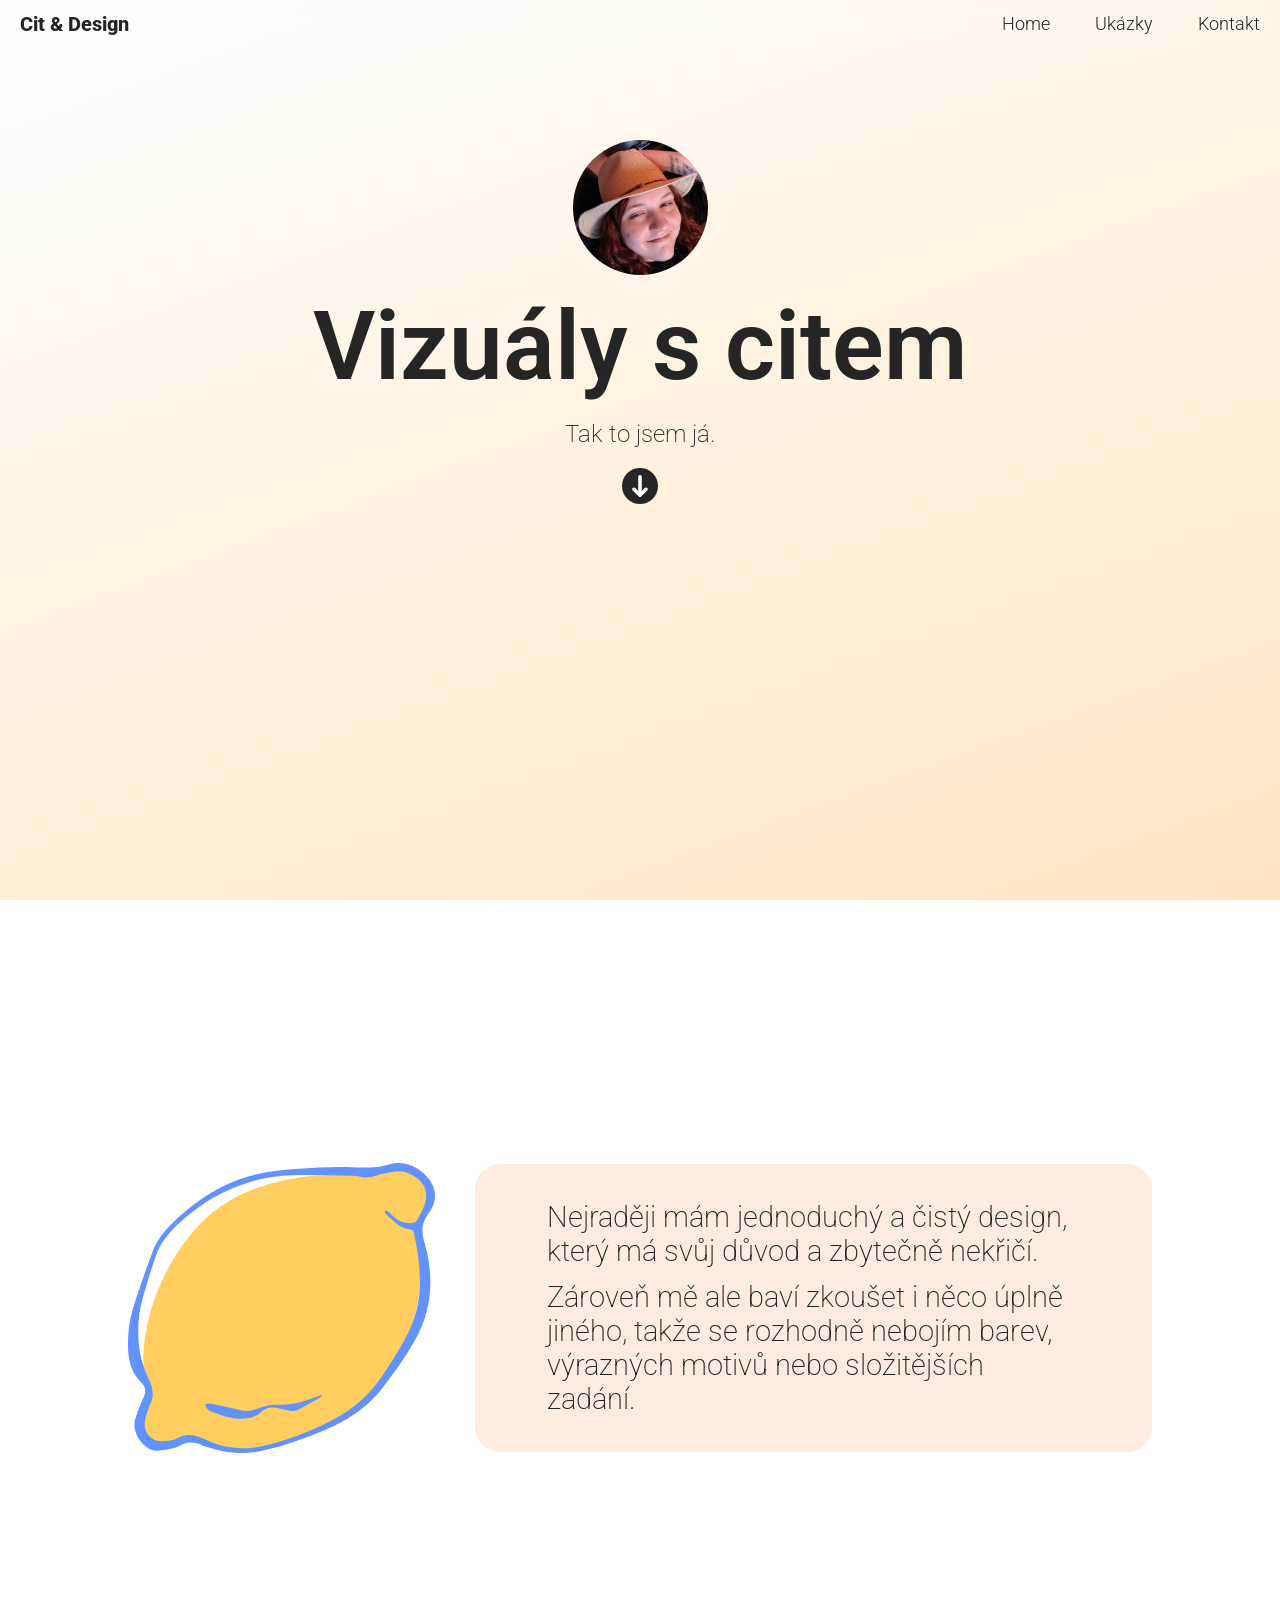
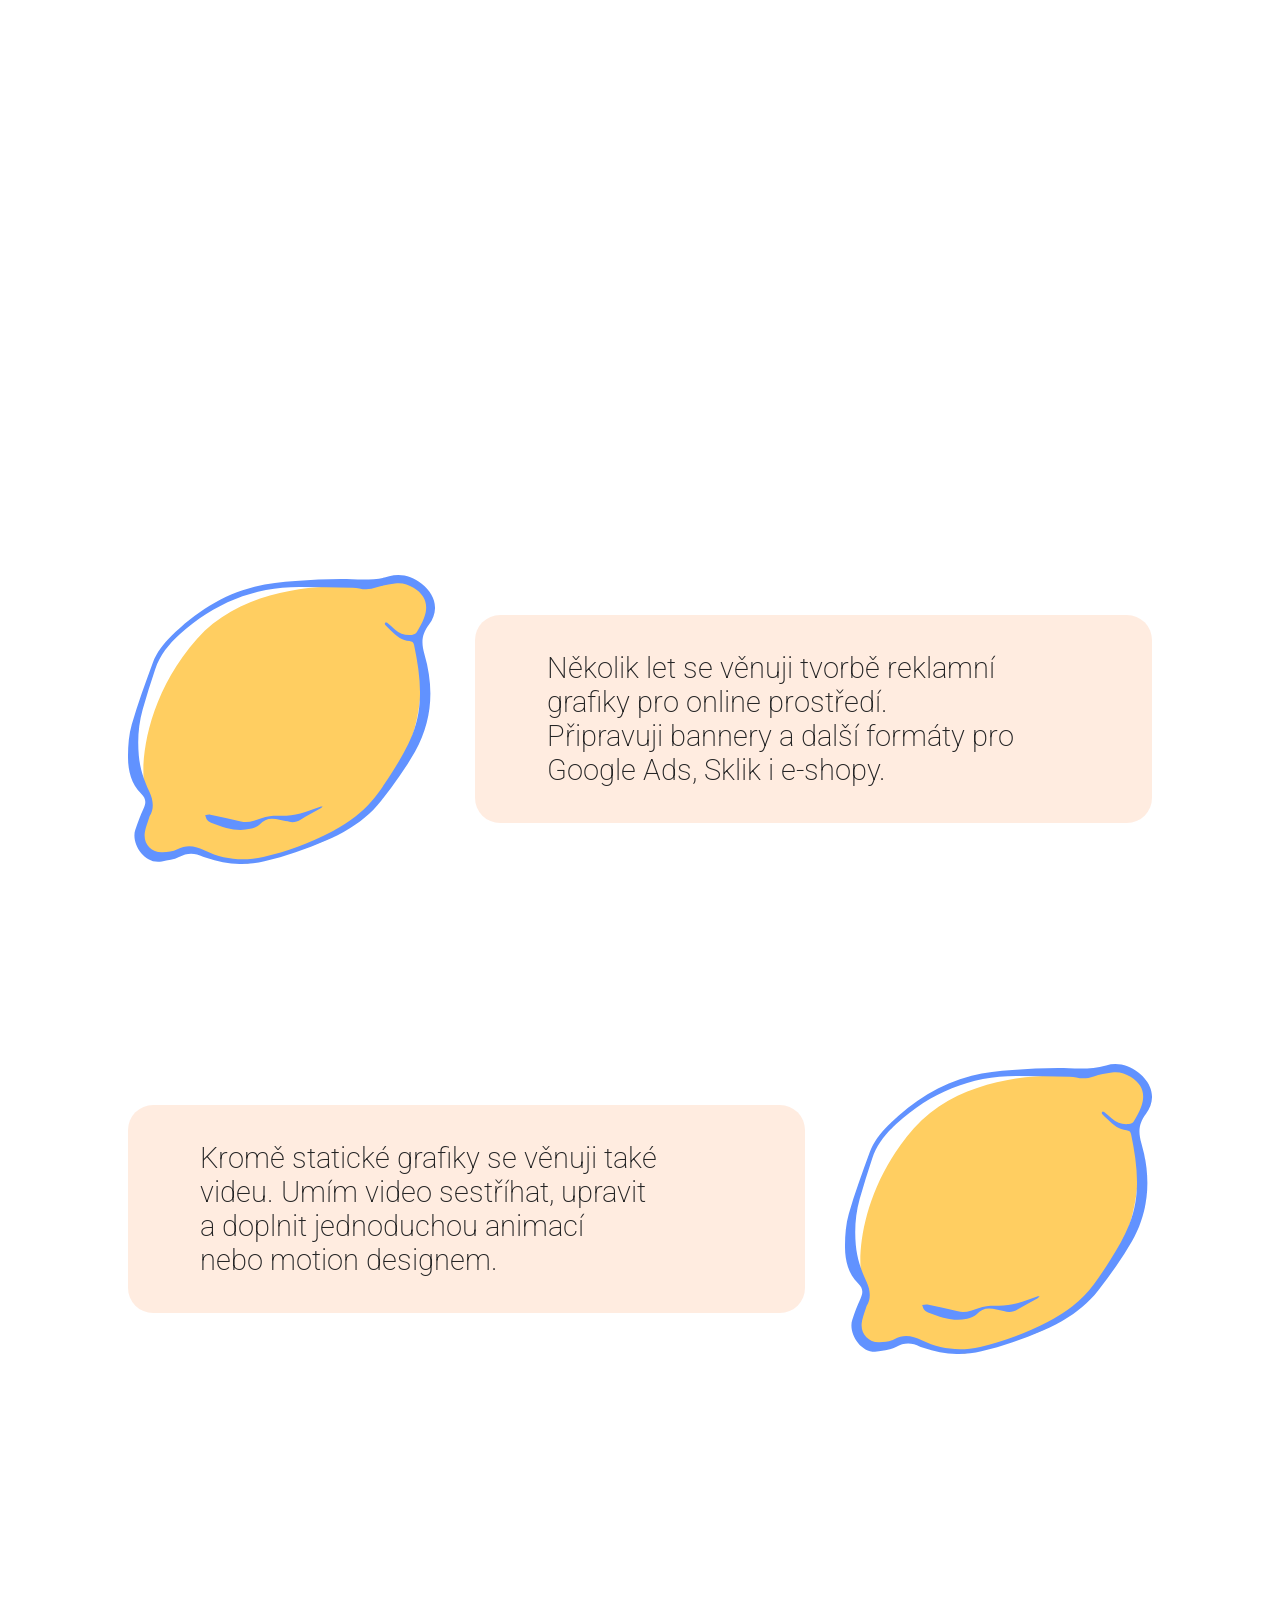
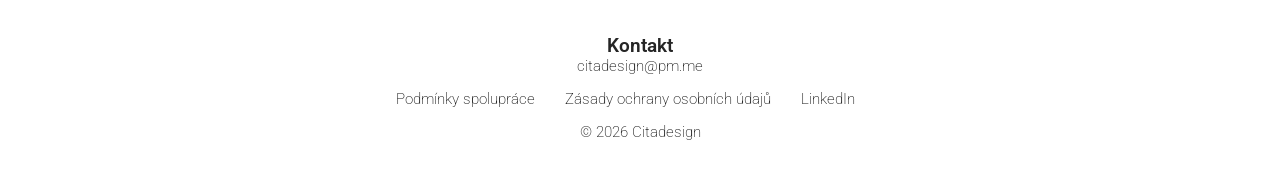
<file: index.html>
<!DOCTYPE html>
<html lang="cs-CZ">

<head>
    <link rel="icon" type="image/png" href="favicon.png">
    <meta charset="UTF-8" />
        <meta name="viewport" content="width=device-width, initial-scale=1.0" />
    <title>Cit & Design</title>
    <link rel="stylesheet" href="style.css" />
    
    <link rel="preconnect" href="https://fonts.googleapis.com">
    <link rel="preconnect" href="https://fonts.gstatic.com" crossorigin>

    <link href="https://fonts.googleapis.com/css2?family=Roboto:wght@100;200;300;400;500;600;700;800&display=swap" rel="stylesheet">
</head>

<body>

    <div data-include="navbar.html"></div>

    <main class="content">
        <div class="hero">
            <img src="img/avatar.webp" alt="Avatar" class="avatar" />
            <h1>Vizuály s&nbsp;citem</h1>
        </div>

        <div class="hero-text">
            <p>Tak to jsem já.</p>
        </div>

        <div class="scroll-button">
            <img src="img/sipka-dolu.svg">
        </div>

        <div class="text-image">
            <div class="text-box">
                <div class="paragraph">
                    <p>Ráda tvořím věci všemi možnými způsoby. Ty&nbsp;způsoby, co&nbsp;ještě neznám, ráda&nbsp;objevuju.</p>
                    <p>O&nbsp;digitální grafiku se&nbsp;zajímám již od&nbsp;doby, kdy&nbsp;jsem poprvé přišla do&nbsp;kontaktu s&nbsp;počítačem. A&nbsp;to&nbsp;už&nbsp;je pěkných pár&nbsp;let.</p>
                </div>
            </div>
            <img src="img/logo-citron.svg">
        </div>

        <div class="text-image">
            <img src="img/logo-citron.svg">
            <div class="text-box">
                <div class="paragraph">
                    <p>Nejraději mám jednoduchý a&nbsp;čistý design, který&nbsp;má svůj důvod a&nbsp;zbytečně nekřičí.</p>
                    <p>Zároveň mě ale baví zkoušet i&nbsp;něco úplně jiného, takže&nbsp;se rozhodně nebojím barev, výrazných&nbsp;motivů nebo složitějších zadání.</p>
                </div>
            </div>
        </div>

        <div class="text-image">
            <div class="text-box">
                <div class="paragraph">
                    <p>Grafika pro&nbsp;mě nekončí u&nbsp;obrazovky. Mám&nbsp;zkušenosti s&nbsp;přípravou nejrůznějších tiskovin, od&nbsp;pozvánek, vstupenek a&nbsp;voucherů až po&nbsp;grafiku pro&nbsp;krabice, produkty nebo prezentační stánky.</p>
                    <p>Miluji, když&nbsp;se návrh z&nbsp;obrazovky zhmotní ve&nbsp;skutečném světě.</p>
                </div>
            </div>
            <img src="img/logo-citron.svg">
        </div>

        <div class="text-image">
            <img src="img/logo-citron.svg">
            <div class="text-box">
                <div class="paragraph">
                    <p>Několik let se&nbsp;věnuji tvorbě reklamní grafiky pro&nbsp;online prostředí. Připravuji&nbsp;bannery a&nbsp;další formáty pro Google&nbsp;Ads, Sklik i&nbsp;e&#8209;shopy.</p>
                </div>
            </div>
        </div>

        <div class="text-image">
            <div class="text-box">
                <div class="paragraph">
                    <p>Kromě statické grafiky se&nbsp;věnuji také videu. Umím&nbsp;video sestříhat, upravit a&nbsp;doplnit jednoduchou animací nebo&nbsp;motion designem.</p>
                </div>
            </div>
            <img src="img/logo-citron.svg">
        </div>
    </main>

    <div data-include="footer.html"></div>

    <script src="scripts/include.js"></script>
    <script src="scripts/textbox-anim.js"></script>
</body>

</html>
</file>
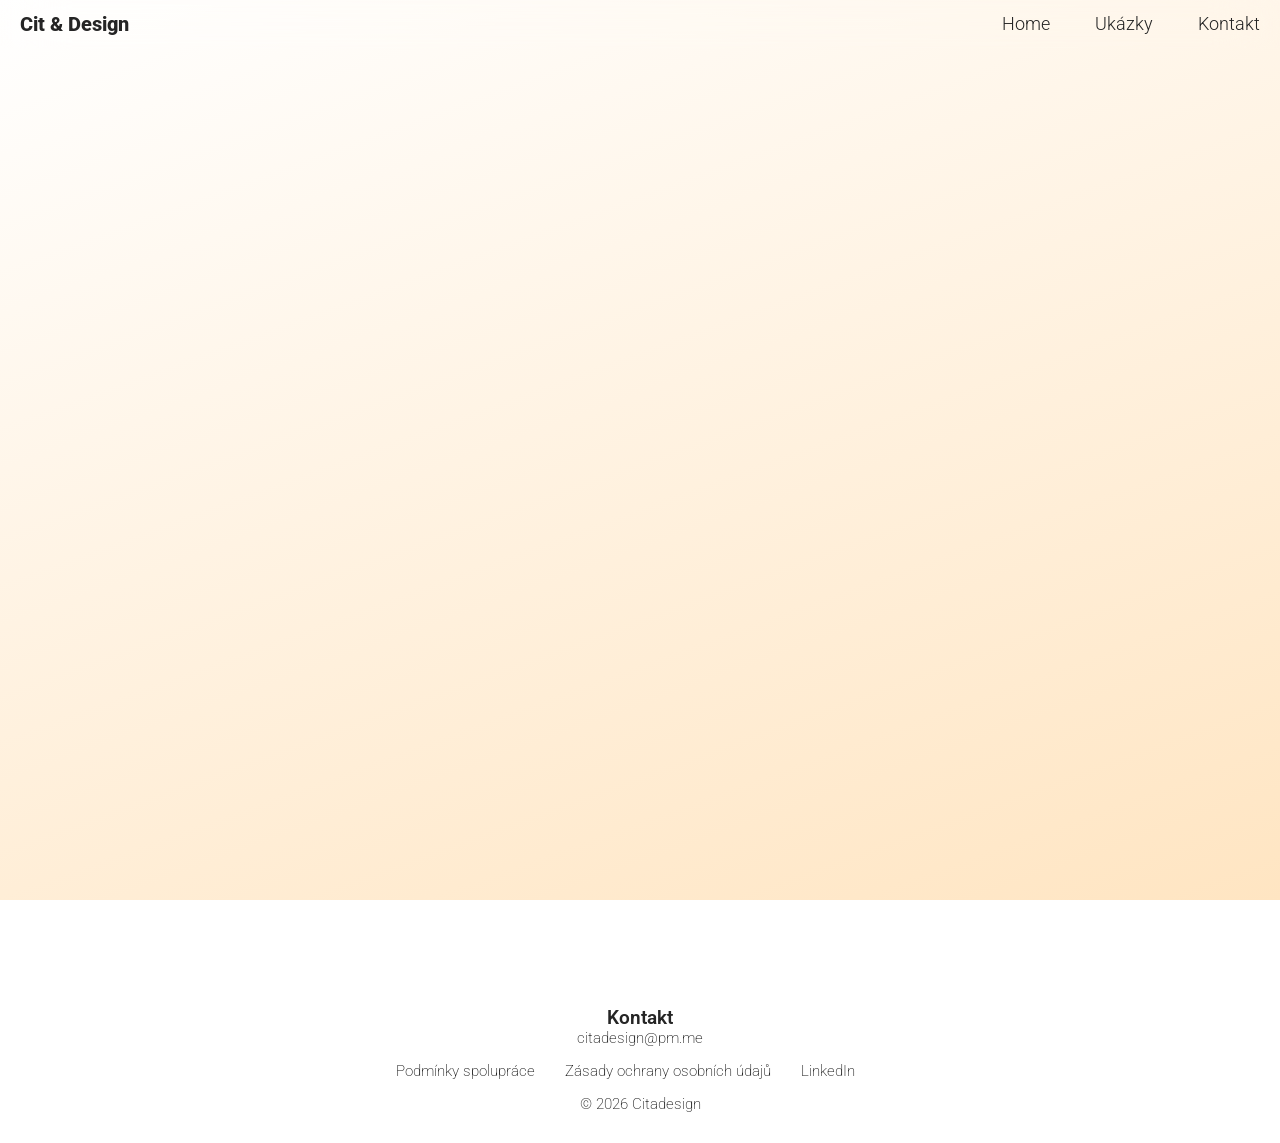
<file: about.html>
<!DOCTYPE html>
<html lang="cs-CZ">

<head>
    <link rel="icon" type="image/png" href="favicon.png">
    <meta charset="UTF-8" />
        <meta name="viewport" content="width=device-width, initial-scale=1.0" />
    <title>Kontakt</title>
    <link rel="stylesheet" href="style.css" />
    
    <link rel="preconnect" href="https://fonts.googleapis.com">
    <link rel="preconnect" href="https://fonts.gstatic.com" crossorigin>

    <link href="https://fonts.googleapis.com/css2?family=Roboto:wght@100;200;300;400;500;600;700;800&display=swap" rel="stylesheet">
</head>

<body>

    <div data-include="navbar.html"></div>

    <main class="content">    
        <div class="form-container">
            <iframe
                data-tally-src="https://tally.so/embed/5BydaM?alignLeft=1&hideTitle=1&transparentBackground=1&dynamicHeight=1"
                loading="lazy"
                width="100%"
                height="862"
                frameborder="0"
                marginheight="0"
                marginwidth="0"
                title="Nezávazná poptávka">
            </iframe>
        </div>
        <script>
            var d=document,w="https://tally.so/widgets/embed.js",v=function(){"undefined"!=typeof Tally?Tally.loadEmbeds():d.querySelectorAll("iframe[data-tally-src]:not([src])").forEach((function(e){e.src=e.dataset.tallySrc}))};if("undefined"!=typeof Tally)v();else if(d.querySelector('script[src="'+w+'"]')==null){var s=d.createElement("script");s.src=w,s.onload=v,s.onerror=v,d.body.appendChild(s);}
        </script>
    </main>        

    <div data-include="footer.html"></div>

    <script src="scripts/include.js"></script>
</body>

</html>
</file>
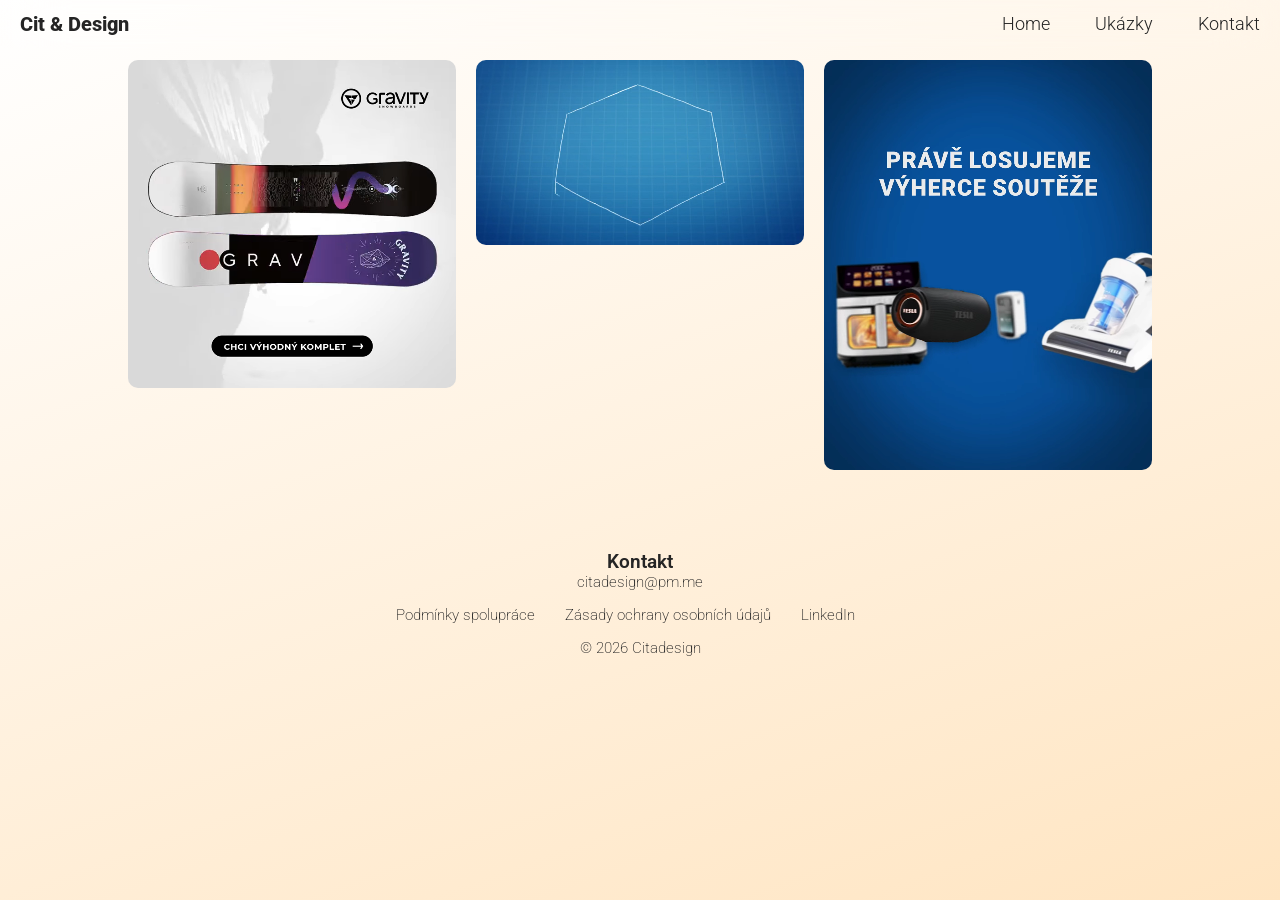
<file: animations.html>
<!DOCTYPE html>
<html lang="cs-CZ">

<head>
    <link rel="icon" type="image/png" href="favicon.png">
    <meta charset="UTF-8" />
        <meta name="viewport" content="width=device-width, initial-scale=1.0" />
    <title>Animace</title>
    <link rel="stylesheet" href="style.css" />
    
    <link rel="preconnect" href="https://fonts.googleapis.com">
    <link rel="preconnect" href="https://fonts.gstatic.com" crossorigin>

    <link href="https://fonts.googleapis.com/css2?family=Roboto:wght@100;200;300;400;500;600;700;800&display=swap" rel="stylesheet">
</head>

<body>

    <div data-include="navbar.html"></div>

    <div class="video-gallery"></div>

    <div data-include="footer.html"></div>

    <script src="scripts/animations.js"></script>
    <script src="scripts/include.js"></script>
</body>

</html>
</file>
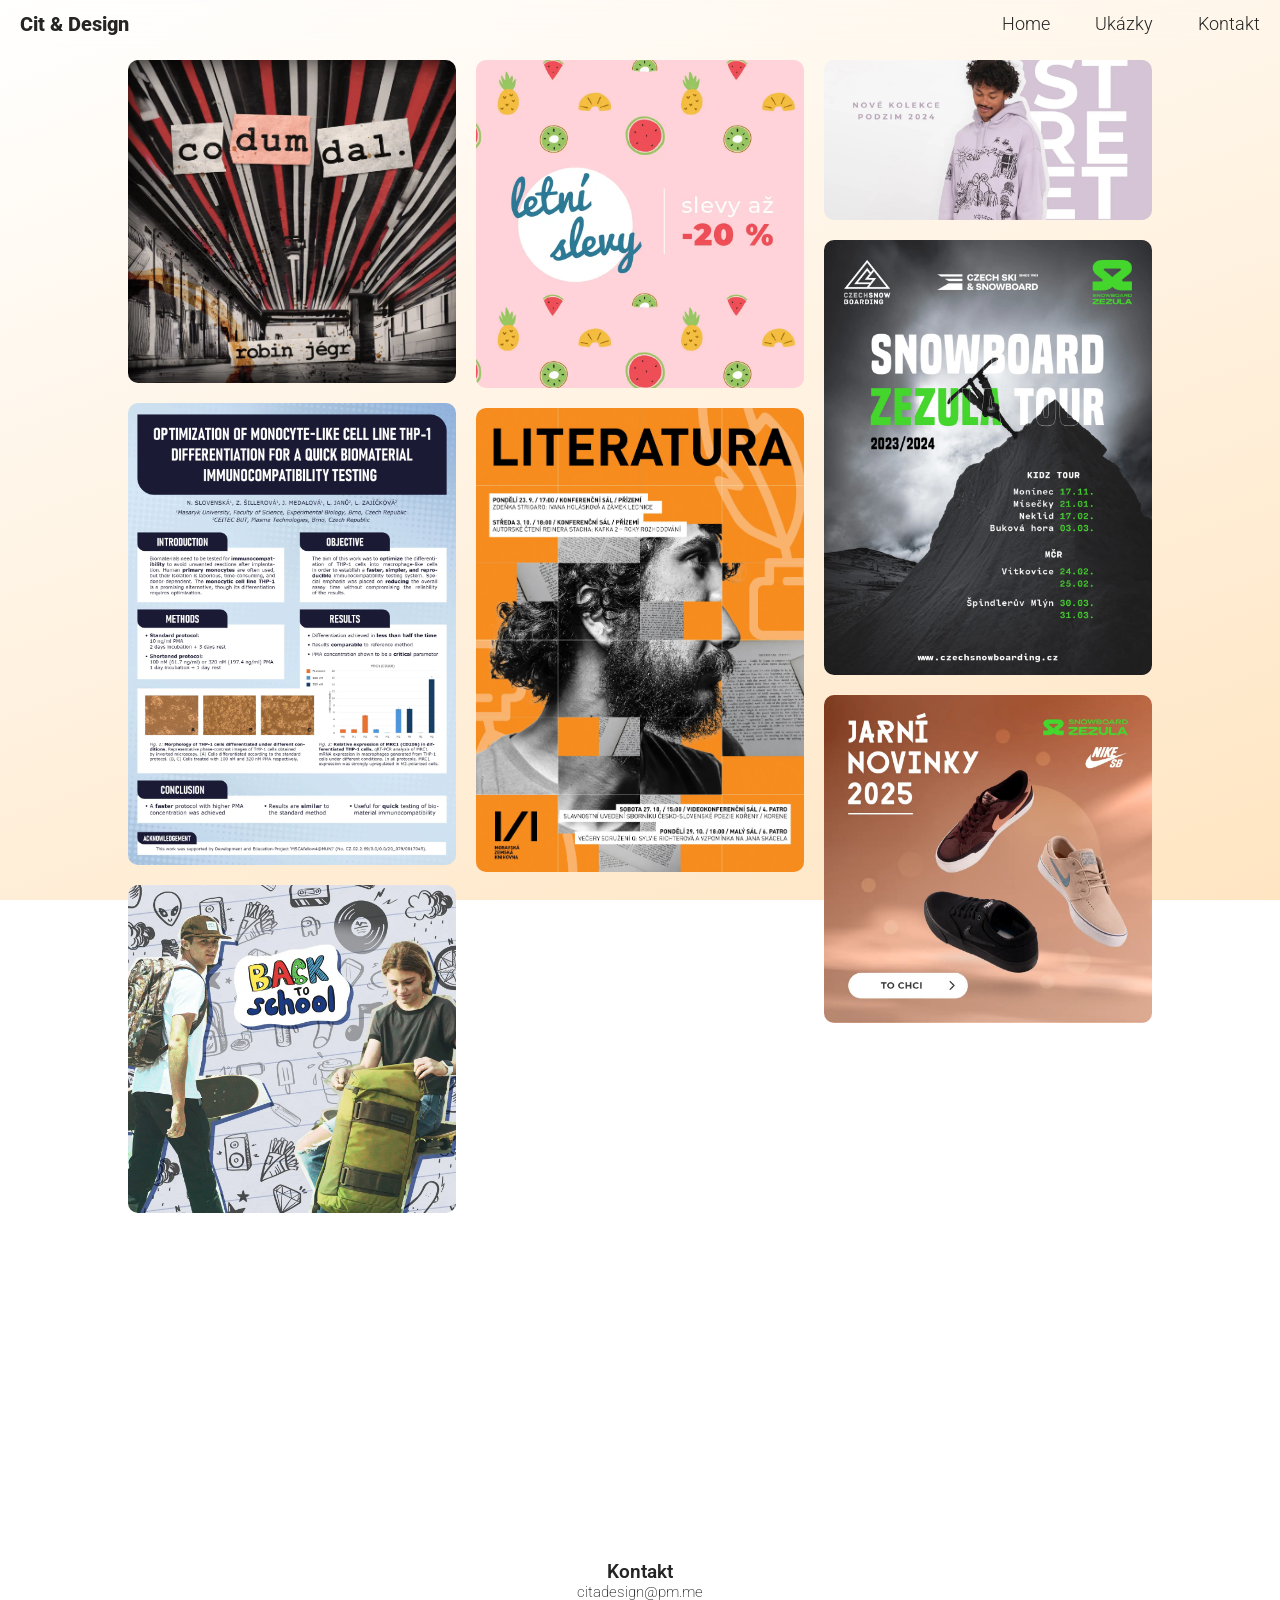
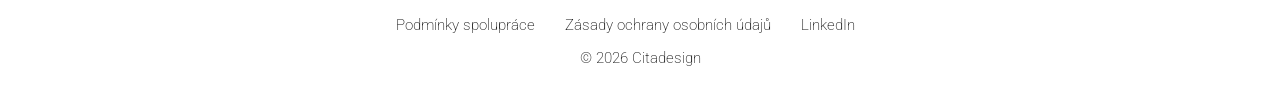
<file: graphicdesign.html>
<!DOCTYPE html>
<html lang="cs-CZ">

<head>
    <link rel="icon" type="image/png" href="favicon.png">
    <meta charset="UTF-8" />
        <meta name="viewport" content="width=device-width, initial-scale=1.0" />
    <title>Grafický design</title>
    <link rel="stylesheet" href="style.css" />
    
    <link rel="preconnect" href="https://fonts.googleapis.com">
    <link rel="preconnect" href="https://fonts.gstatic.com" crossorigin>

    <link href="https://fonts.googleapis.com/css2?family=Roboto:wght@100;200;300;400;500;600;700;800&display=swap" rel="stylesheet">
</head>

<body>

    <div data-include="navbar.html"></div>

    <main class="content">
        <div class="gallery">
        </div>
    </main>

    <div data-include="footer.html"></div>

    <script src="scripts/graphicdesign.js"></script>
    <script src="scripts/include.js"></script>
</body>

</html>
</file>
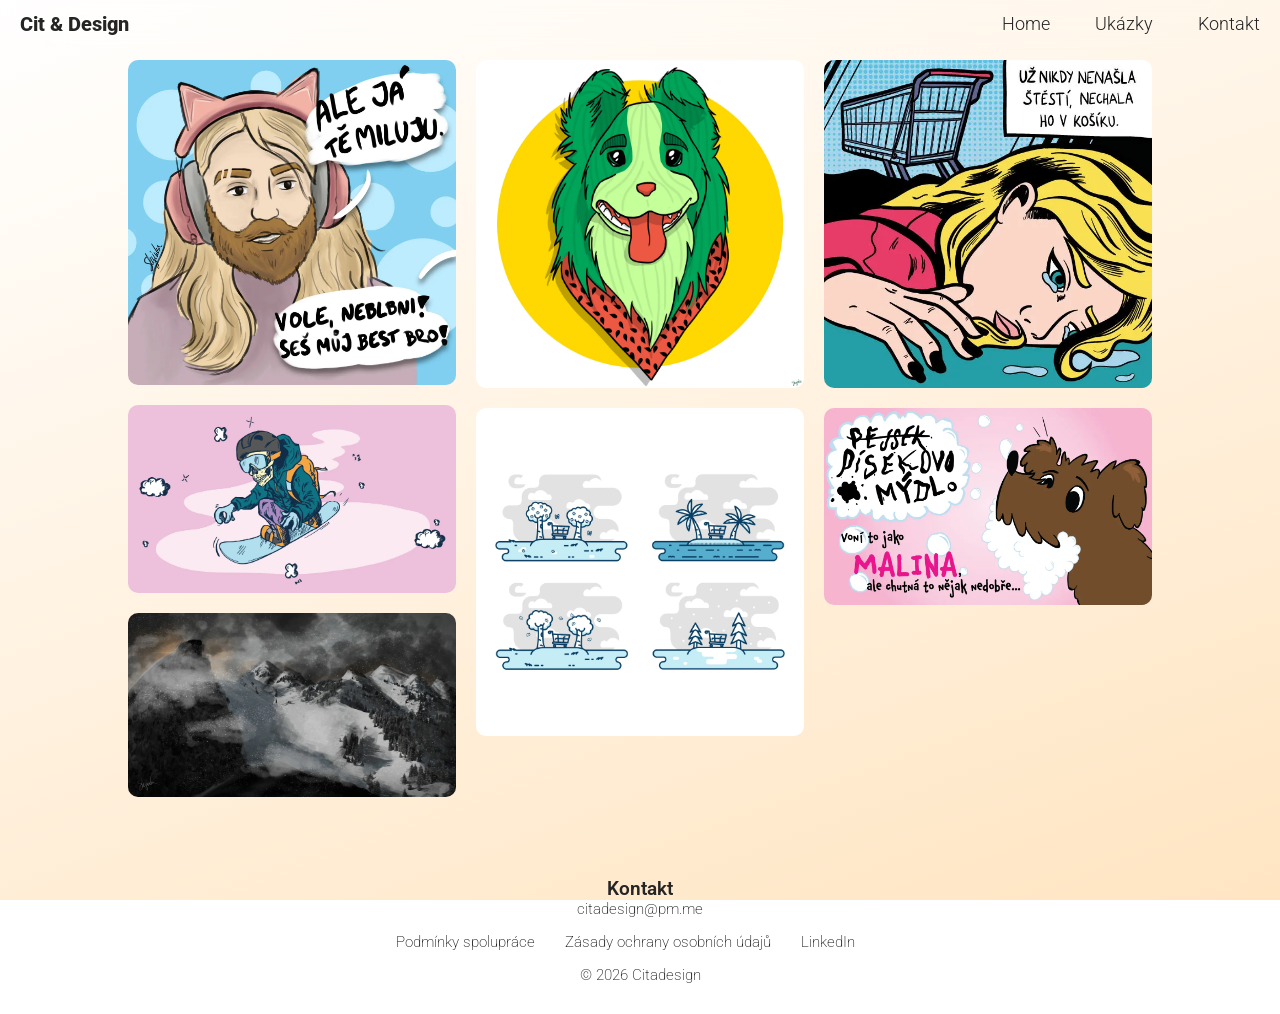
<file: illustration.html>
<!DOCTYPE html>
<html lang="cs-CZ">

<head>
    <link rel="icon" type="image/png" href="favicon.png">
    <meta charset="UTF-8" />
        <meta name="viewport" content="width=device-width, initial-scale=1.0" />
    <title>Ilustrace</title>
    <link rel="stylesheet" href="style.css" />
    
    <link rel="preconnect" href="https://fonts.googleapis.com">
    <link rel="preconnect" href="https://fonts.gstatic.com" crossorigin>

    <link href="https://fonts.googleapis.com/css2?family=Roboto:wght@100;200;300;400;500;600;700;800&display=swap" rel="stylesheet">
</head>

<body>

    <div data-include="navbar.html"></div>

    <main class="content">
        <div class="gallery">
        </div>
    </main>

    <div data-include="footer.html"></div>

    <script src="scripts/illustration.js"></script>
    <script src="scripts/include.js"></script>
</body>

</html>
</file>
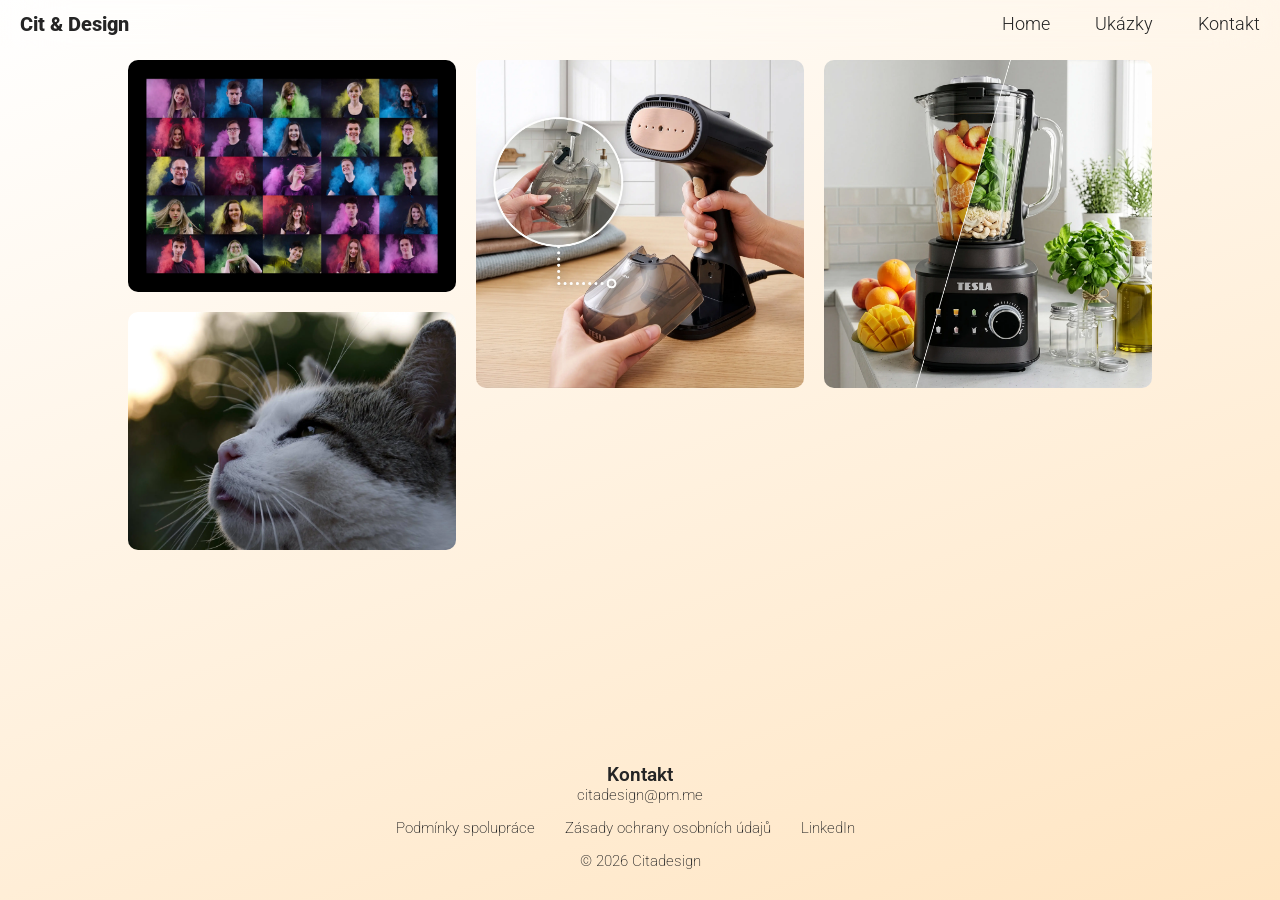
<file: photos.html>
<!DOCTYPE html>
<html lang="cs-CZ">

<head>
    <link rel="icon" type="image/png" href="favicon.png">
    <meta charset="UTF-8" />
        <meta name="viewport" content="width=device-width, initial-scale=1.0" />
    <title>Foto</title>
    <link rel="stylesheet" href="style.css" />
    
    <link rel="preconnect" href="https://fonts.googleapis.com">
    <link rel="preconnect" href="https://fonts.gstatic.com" crossorigin>

    <link href="https://fonts.googleapis.com/css2?family=Roboto:wght@100;200;300;400;500;600;700;800&display=swap" rel="stylesheet">
</head>

<body>

    <div data-include="navbar.html"></div>

    <main class="content">
        <div class="gallery">
        </div>
    </main>

    <div data-include="footer.html"></div>

    <script src="scripts/photos.js"></script>
    <script src="scripts/include.js"></script>
</body>

</html>
</file>
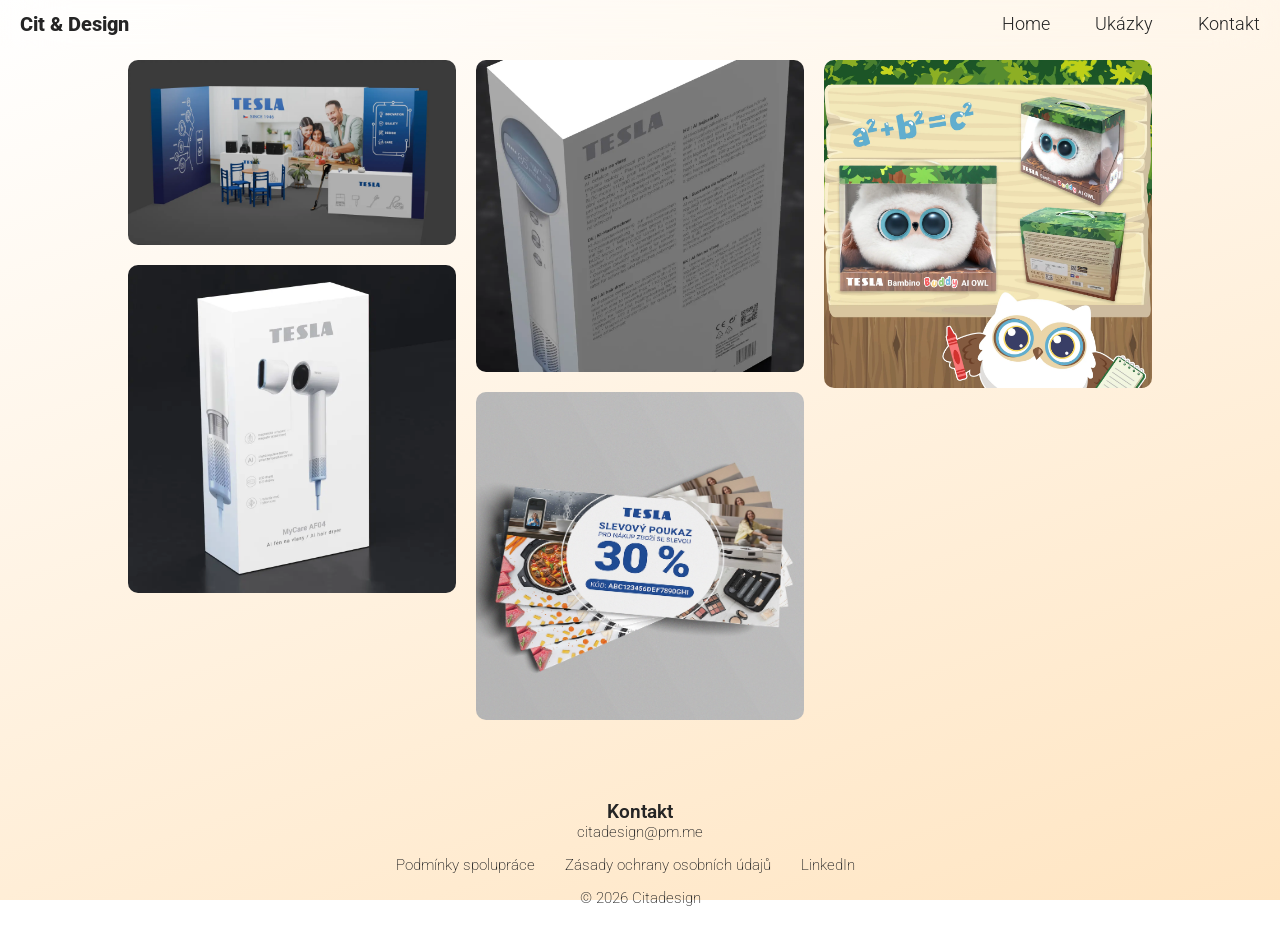
<file: print.html>
<!DOCTYPE html>
<html lang="cs-CZ">

<head>
    <link rel="icon" type="image/png" href="favicon.png">
    <meta charset="UTF-8" />
        <meta name="viewport" content="width=device-width, initial-scale=1.0" />
    <title>Tiskoviny</title>
    <link rel="stylesheet" href="style.css" />
    
    <link rel="preconnect" href="https://fonts.googleapis.com">
    <link rel="preconnect" href="https://fonts.gstatic.com" crossorigin>

    <link href="https://fonts.googleapis.com/css2?family=Roboto:wght@100;200;300;400;500;600;700;800&display=swap" rel="stylesheet">
</head>

<body>

    <div data-include="navbar.html"></div>

    <main class="content">
        <div class="gallery">
        </div>
    </main>

    <div data-include="footer.html"></div>

    <script src="scripts/print.js"></script>
    <script src="scripts/include.js"></script>
</body>

</html>
</file>
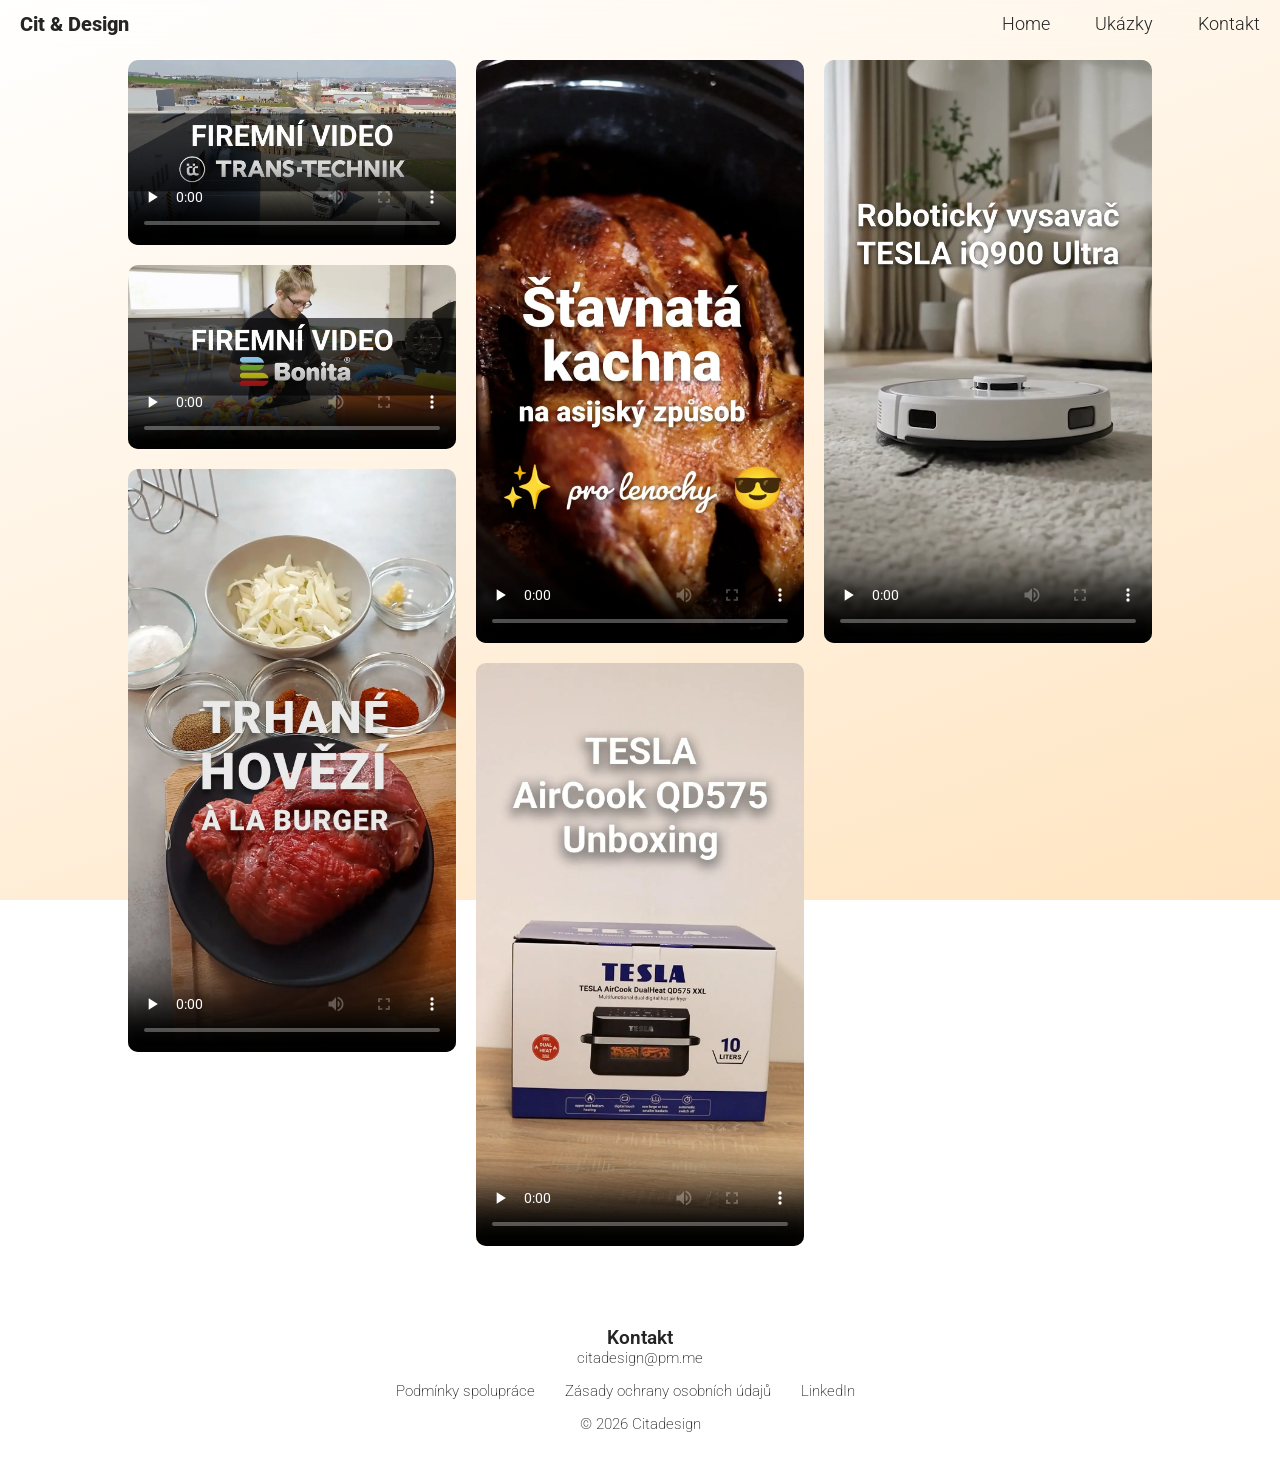
<file: videos.html>
<!DOCTYPE html>
<html lang="cs-CZ">

<head>
    <link rel="icon" type="image/png" href="favicon.png">
    <meta charset="UTF-8" />
        <meta name="viewport" content="width=device-width, initial-scale=1.0" />
    <title>Video</title>
    <link rel="stylesheet" href="style.css" />
    
    <link rel="preconnect" href="https://fonts.googleapis.com">
    <link rel="preconnect" href="https://fonts.gstatic.com" crossorigin>

    <link href="https://fonts.googleapis.com/css2?family=Roboto:wght@100;200;300;400;500;600;700;800&display=swap" rel="stylesheet">
</head>

<body>

    <div data-include="navbar.html"></div>

    <div class="video-gallery-controls"></div>

    <div data-include="footer.html"></div>

    <script src="scripts/videos.js"></script>
    <script src="scripts/include.js"></script>
</body>

</html>
</file>
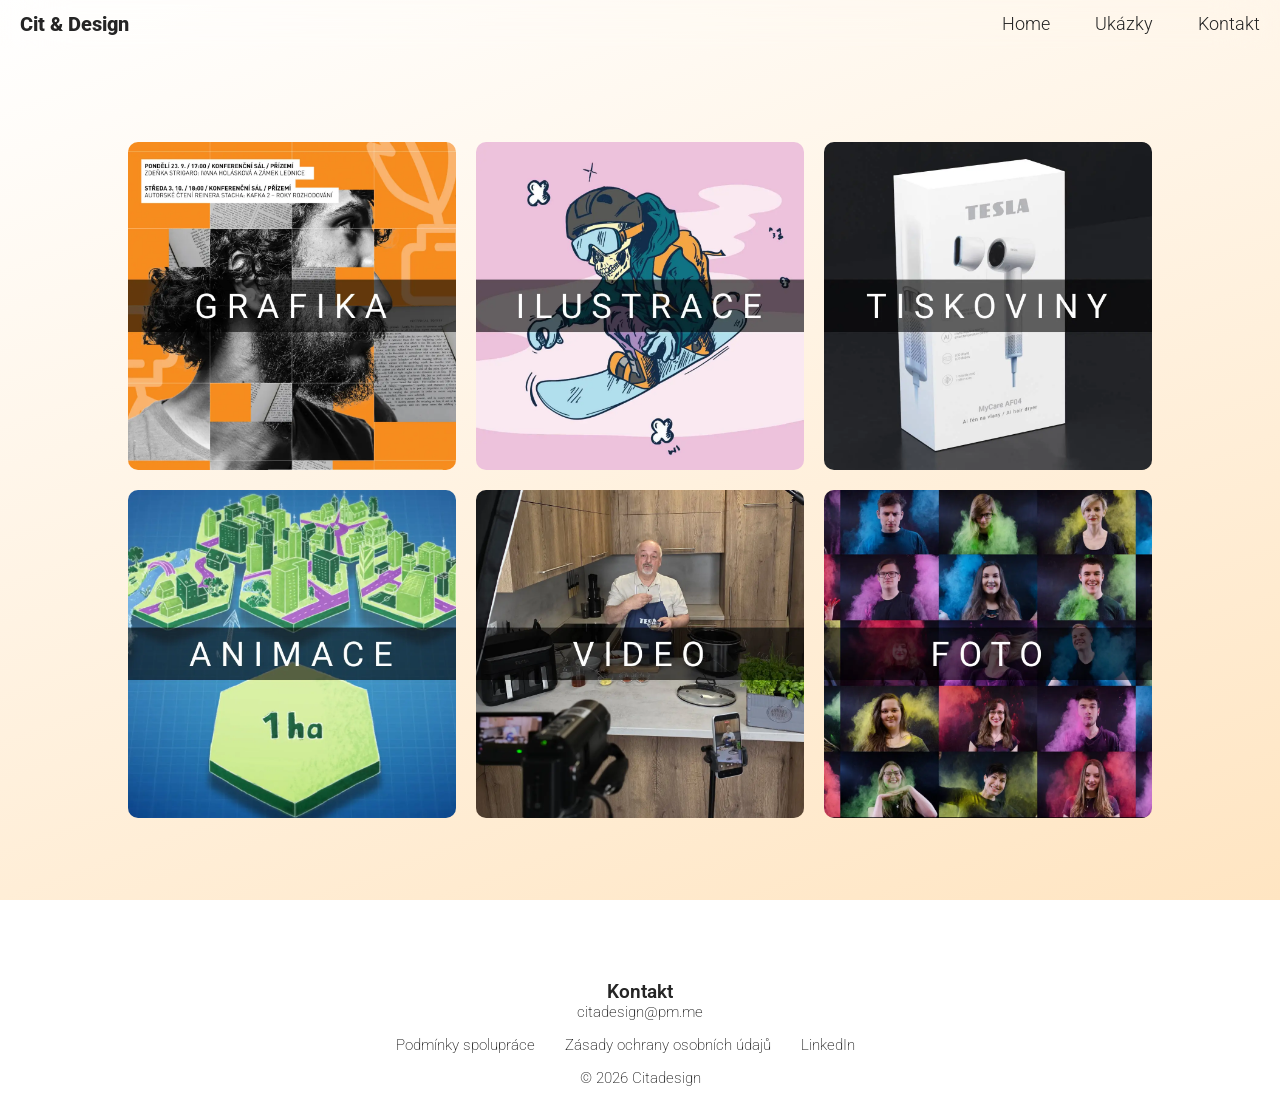
<file: works.html>
<!DOCTYPE html>
<html lang="cs-CZ">

<head>
    <link rel="icon" type="image/png" href="favicon.png">
    <meta charset="UTF-8" />
        <meta name="viewport" content="width=device-width, initial-scale=1.0" />
    <title>Ukázky</title>
    <link rel="stylesheet" href="style.css" />
    
    <link rel="preconnect" href="https://fonts.googleapis.com">
    <link rel="preconnect" href="https://fonts.gstatic.com" crossorigin>

    <link href="https://fonts.googleapis.com/css2?family=Roboto:wght@100;200;300;400;500;600;700;800&display=swap" rel="stylesheet">
</head>

<body>

    <div data-include="navbar.html"></div>

    <main class="content">
        <div class="gallery-center">
            <div class="galleryselect">
                <a href="graphicdesign.html">
                    <img src="img/gallery/graphicdesign.webp">
                </a>
                
                <a href="illustration.html">
                    <img src="img/gallery/illustration.webp">
                </a>
                
                <a href="print.html">
                    <img src="img/gallery/print.webp">
                </a>

                <a href="animations.html">
                    <img src="img/gallery/animations.webp">
                </a>

                <a href="videos.html">
                    <img src="img/gallery/videos.webp">
                </a>

                <a href="photos.html">
                    <img src="img/gallery/photos.webp">
                </a>
            </div>
        </div>
    </main>

    <div data-include="footer.html"></div>

    <script src="scripts/include.js"></script>
</body>

</html>
</file>
<file: style.css>
:root {
    --bg: #ffffff;
    --bg-accent: #ffe5c2;
    --text: #252525;
    --navbar-hover: #eeb64e;
    --text-box: #ff66001f;
}

* {
    margin: 0;
    padding: 0;
    box-sizing: border-box;
    font-family: Roboto, sans-serif;
}

body::before {
    content: "";
    position: fixed;
    inset: 0;
    background: linear-gradient(160deg, var(--bg), var(--bg-accent));
    z-index: -1;
}

html, body {
    height: 100%;
    margin: 0;
}

body {
    padding-top: 60px;
    color: var(--text);
    display: flex;
    flex-direction: column;
    min-height: 100vh;
    margin: 0;
}

.content {
    flex: 1;
}

.header {
    text-align: center;
    margin-top: 60px;
}

.container {
    margin-top: 40px;
    display: flex;
    flex-direction: column;
    gap: 15px;
    align-items: center;
}

.navbar {
    isolation: auto;

    position: fixed;
    top: 0;
    left: 0;
    width: 100%;

    display: flex;
    justify-content: space-between;
    align-items: center;

    padding: 12px 20px;
    z-index: 1000;

    backdrop-filter: blur(30px);
}

.nav-left .logo {
    color: var(--text);
    text-decoration: none;
    font-weight: 800;
    font-size: clamp(1rem, 2vw, 1.25rem);
}

.nav-right {
    display: flex;
    gap: 5vh;
}

.nav-right a {
    color: var(--text);
    mix-blend-mode: difference;
    text-decoration: none;
    font-weight: 300;
    font-size: clamp(1rem, 1.5vw, 1.1rem);
}

.nav-right a:hover {
    color:var(--navbar-hover);
}

@media (max-width: 768px) {

    .navbar {
        padding: 15px;
    }

    .nav-left .logo {
        font-size: 1.1rem;
    }

    .nav-right {
        gap: 15px;
    }

    .nav-right a {
        font-size: 1rem;
    }
}

h1 {
    font-weight: 600;
    font-size: clamp(3rem, 8vw, 6rem);
    text-align: center;
}

h2 {
    font-weight: 400;
    font-size: clamp(1.2rem, 3vw, 2rem);
    margin-bottom: 2vh;
}

h3 {
    font-weight: 600;
    font-size: clamp(1rem, 2vw, 1.2rem);
}

.hero {
    opacity: 0;
    animation: fadeUp 1.5s ease 0.5s forwards;
    display: flex;
    flex-direction: column;
    align-items: center;
    margin-top: 80px;
    gap: 15px;
}

.hero-text {
    opacity: 0;
    animation: fadeUp 1.5s ease 1s forwards;

    display: flex;
    flex-direction: column;
    align-items: center;

    margin-top: clamp(1rem, 2vh, 2rem);

    font-weight: 200;
    font-size: clamp(1rem, 2.5vw, 1.5rem);
}

.avatar {
  width: 15vh;
  height: 15vh;

  border-radius: 50%;
  object-fit: cover;
}

.paragraph {
    opacity: 0;
    animation: fadeUp 1.5s ease 1.5s forwards;
    display: flex;
    flex-direction: column;
    justify-content: center;
    font-weight: 200;
    font-size: clamp(1.1rem, 2.5vw, 1.8rem);

}

.paragraph p {
    margin-bottom: clamp(0.5rem, 1vw, 1rem);
}

.paragraph p:last-child {
    margin-bottom: 0;
}

@keyframes fadeUp {
  from {
    opacity: 0;
    transform: translateY(15px);
  }
  to {
    opacity: 1;
    transform: translateY(0);
  }
}

.gallery {
    opacity: 0;
    animation: fadeUp 1.5s ease forwards;

    columns: 300px;
    column-gap: 20px;
    width: 80%;
    margin: 0 auto;
}

.gallery img {
    width: 100%;
    height: 100%;
    object-fit: cover;
    border-radius: 10px;
    display: block;
    margin-bottom: 20px;
    break-inside: avoid;
}

.gallery img:hover {
    transform: scale(1.05);
    transition: transform 0.3s ease;
}

@media (max-width: 768px) {
    .gallery {
        columns: 1;
    }
}

.footer {
    margin-top: 50px;
    padding: 30px;
    text-align: center;

    font-weight: 200;
    font-size: 15px;
}

.gallery-center {
    min-height: calc(100vh - 60px);
    display: flex;
    justify-content: center;
    align-items: center;
}

.galleryselect {
    opacity: 0;
    animation: fadeUp 0.5s ease 0.5s forwards;

    width: 80%;
    margin: 0 auto;

    display: grid;
    grid-template-columns: repeat(3, 1fr);
    gap: 20px;
}

.galleryselect img {
    width: 100%;
    aspect-ratio: 1 / 1;
    object-fit: cover;

    transition: transform 0.3s ease;
    border-radius: 10px;
    display: block;
}

.galleryselect img:hover {
  transform: scale(1.05);
}

.galleryselect a {
    display: block;
}

@media (max-width: 768px) {
    .galleryselect {
        grid-template-columns: 1fr;
    }
}

.overlay {
    position: fixed;
    inset: 0;
    background: rgba(0,0,0,0.8);
    display: flex;
    justify-content: center;
    align-items: center;
    z-index: 9999;
}

.overlay img {
    max-width: 80%;
    max-height: 80%;
}

.video-gallery {
    opacity: 0;
    animation: fadeUp 0.5s ease 0.5s forwards;
    columns: 300px;
    column-gap: 20px;
    width: 80%;
    margin: 0 auto;
}

.video-gallery video {
    width: 100%;
    border-radius: 10px;
    margin-bottom: 20px;
    break-inside: avoid;
    display: block;
}

@media (max-width: 768px) {
    .video-gallery {
        grid-template-columns: 1fr;
    }
}

.video-gallery-controls {
    opacity: 0;
    animation: fadeUp 0.5s ease 0.5s forwards;
    columns: 300px;
    column-gap: 20px;
    width: 80%;
    margin: 0 auto;
}

.video-gallery-controls video {
    width: 100%;
    border-radius: 10px;
    margin-bottom: 20px;
    break-inside: avoid;
    display: block;
}

@media (max-width: 768px) {
    .video-gallery-controls {
        grid-template-columns: 1fr;
    }
}

.form-container {
    opacity: 0;
    animation: fadeUp 0.5s ease 0.5s forwards;
    width: 80%;
    margin: 0 auto;
}

.text-box {
    opacity: 0;
    background: var(--text-box);
    backdrop-filter: blur(30px);

    border-radius: 25px;
    padding: 4vh 8vh;

    margin: 0;
    flex: 1;
}

.text-box.visible {
    animation: fadeUp 0.5s ease forwards;
}

.text-box p {
    margin-bottom: 12px;
}

.text-box p:last-child {
    margin-bottom: 0;
}

@media (max-width: 768px) {
    .text-box {
        width: 100%;
        padding: 3vh 3vh;
    }
}

.text-image {
    opacity: 0;
    width: 80%;
    margin: 150px auto 200px auto;

    display: flex;
    align-items: center;
    gap: 40px;
}

.text-image.visible {
    animation: fadeUp 0.5s ease forwards;
}

.text-image .text-box {
    width: auto;
    flex: 1;
    margin: 0;
}

.text-image img {
    width: 30%;
    max-width: 500px;
    border-radius: 25px;
    display: block;
}

@media (max-width: 768px) {
    .text-image {
        width: 80%;
        flex-direction: column;
        gap: 20px;
    }

    .text-image .text-box {
        width: 100%;
        padding: 3vh 3vh;
    }

    .text-image img {
        width: 100%;
    }
}

.scroll-button {
    opacity: 0;
    animation: fadeUp 1.5s ease 1.5s forwards;
    display: flex;
}

.scroll-button img {
    max-width: 4vh;
    margin: 20px auto;
}

.footer-links {
    display: grid;
    grid-template-columns: repeat(4, auto);
    justify-content: center;
    gap: 10px 30px;
    margin: 15px auto 15px auto
}

.footer-links a {
    color: inherit;
    text-decoration: none;
}

.footer-links a:hover {
    color: var(--navbar-hover);
}

@media (max-width: 600px) {
    .footer-links {
        grid-template-columns: repeat(2, auto);
    }
}
</file>
